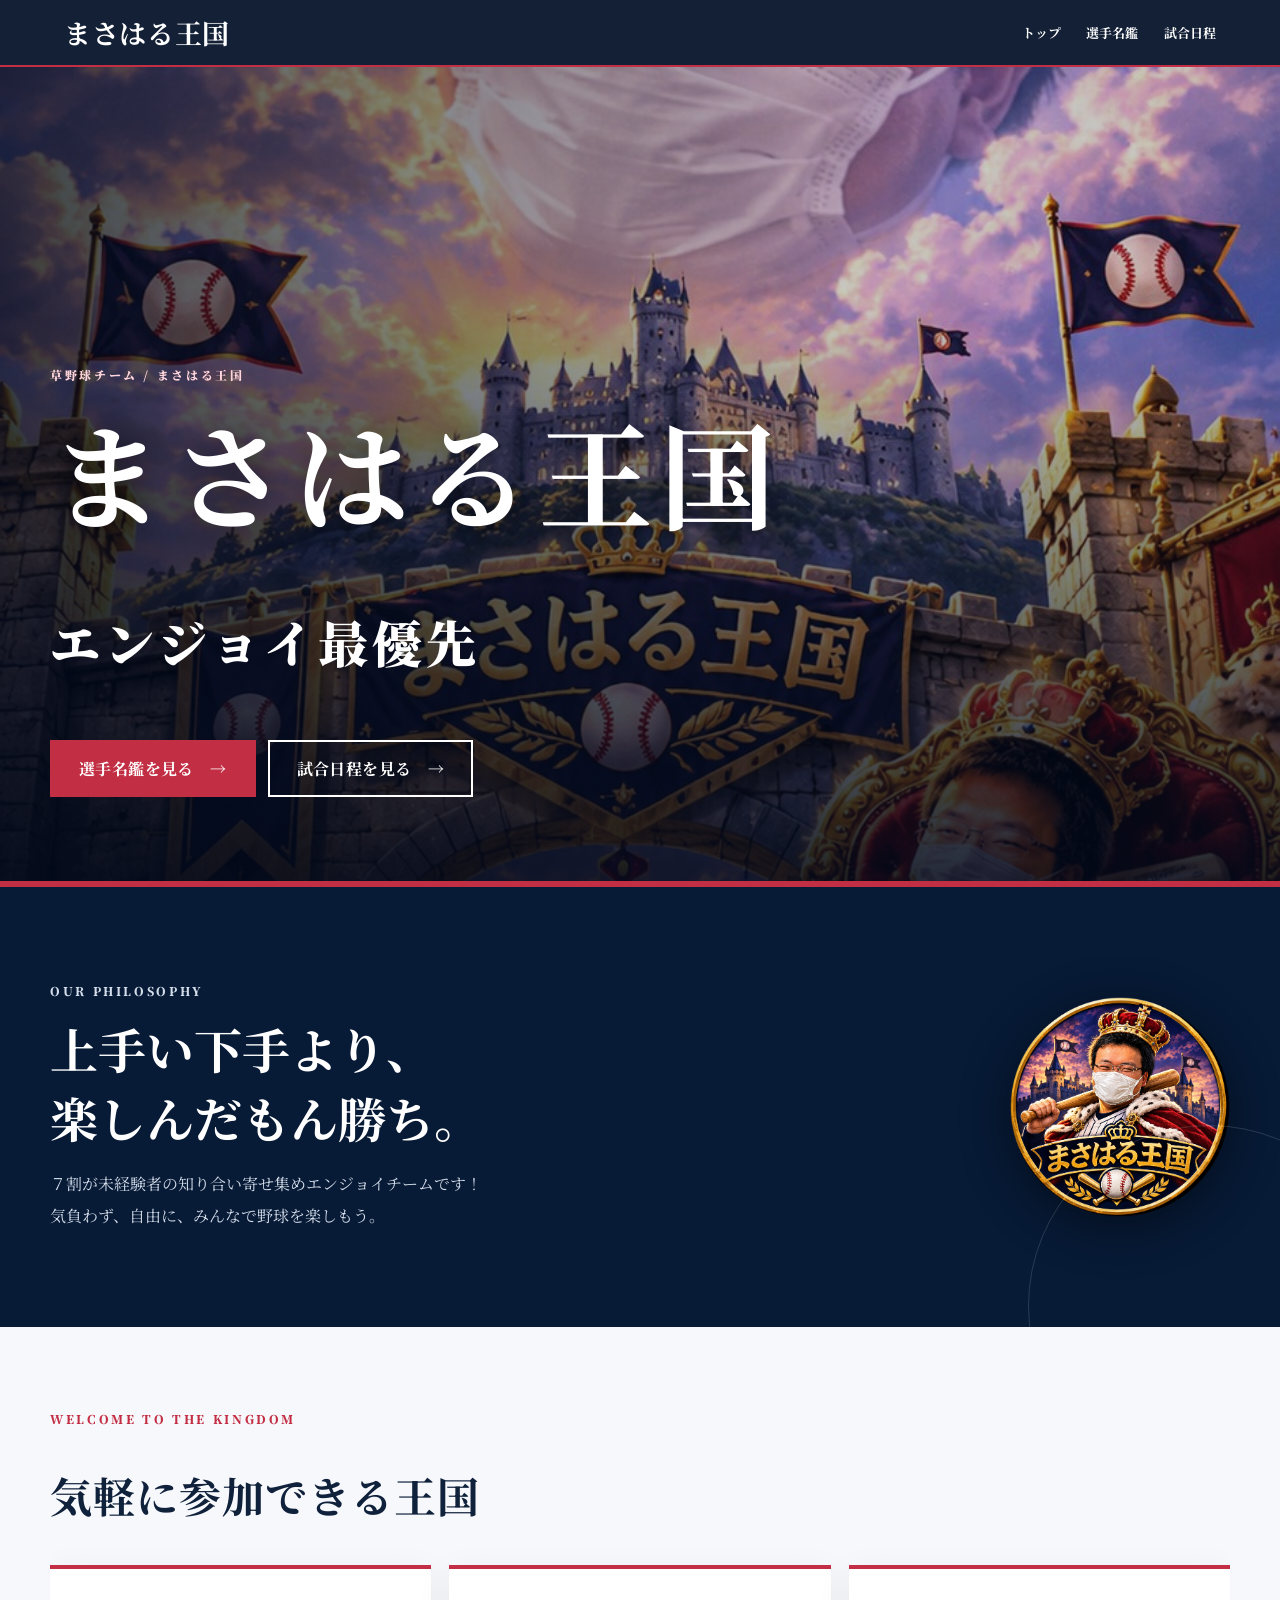
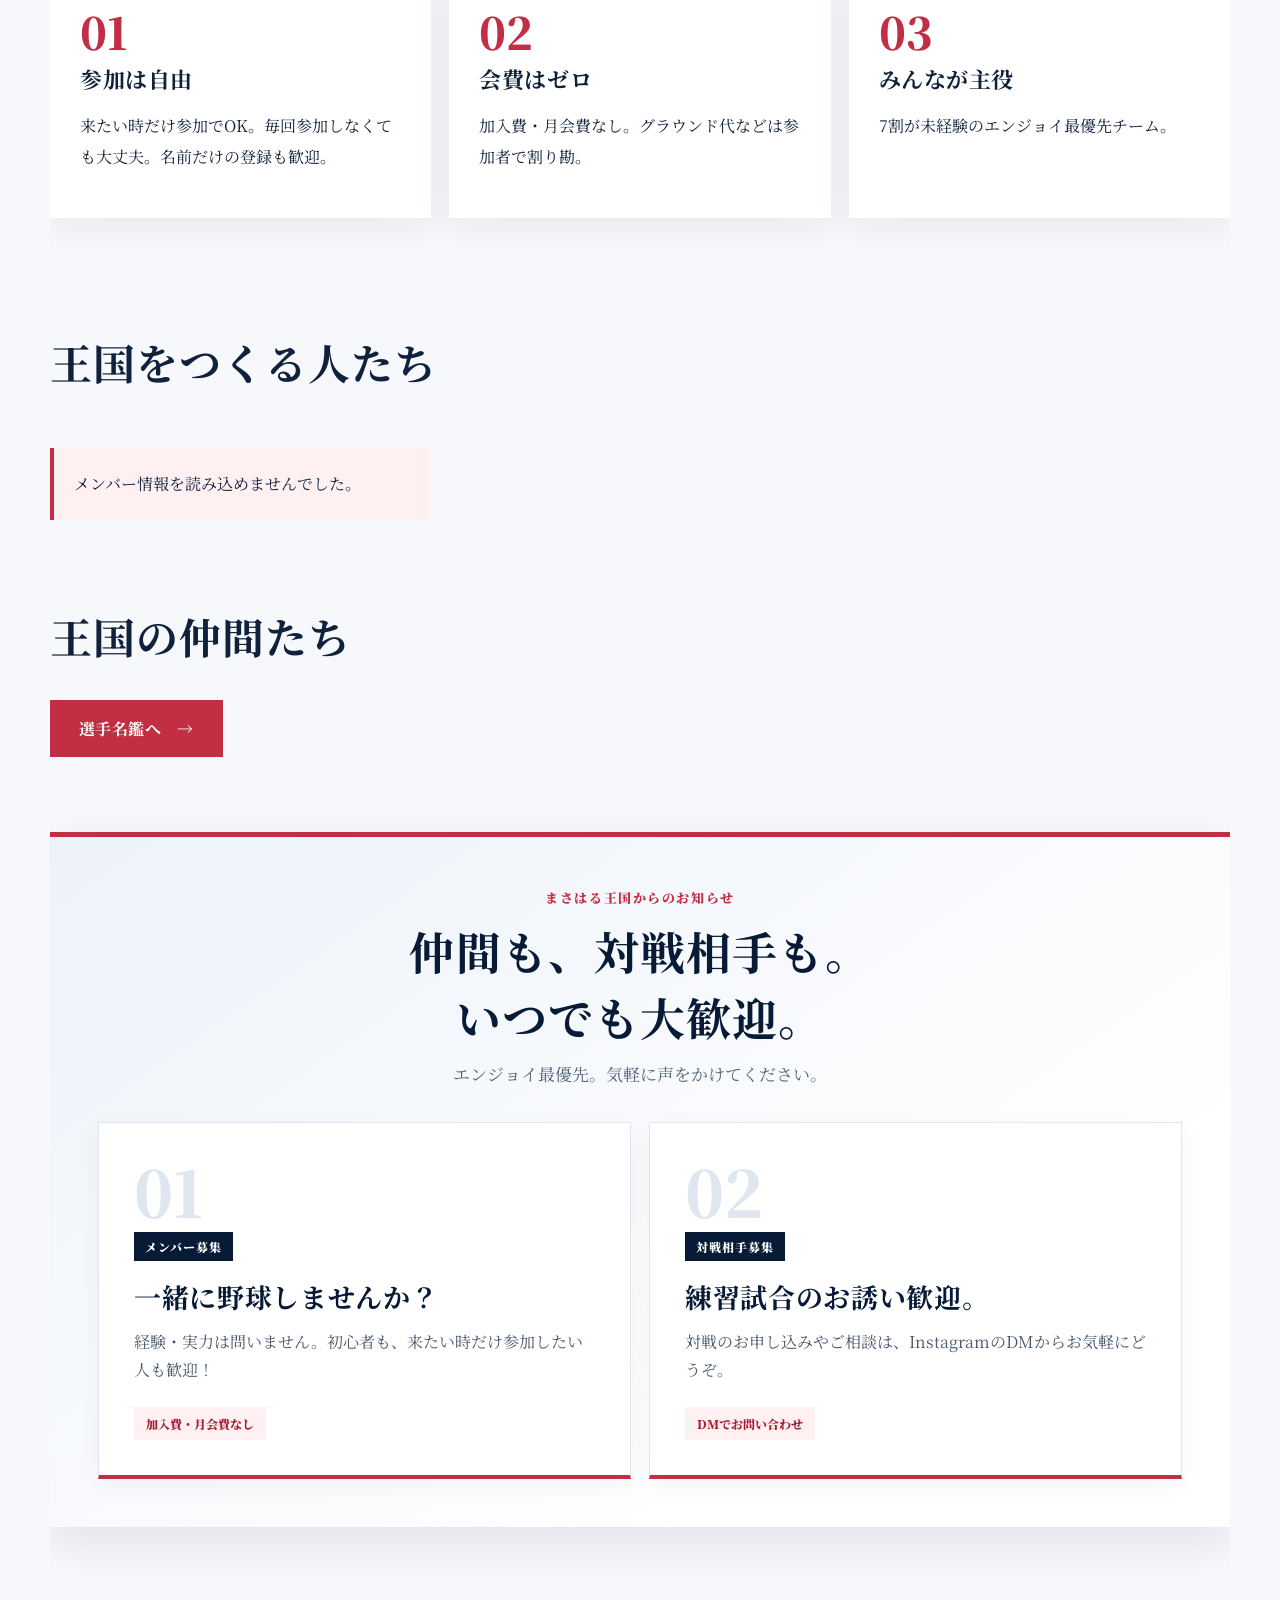
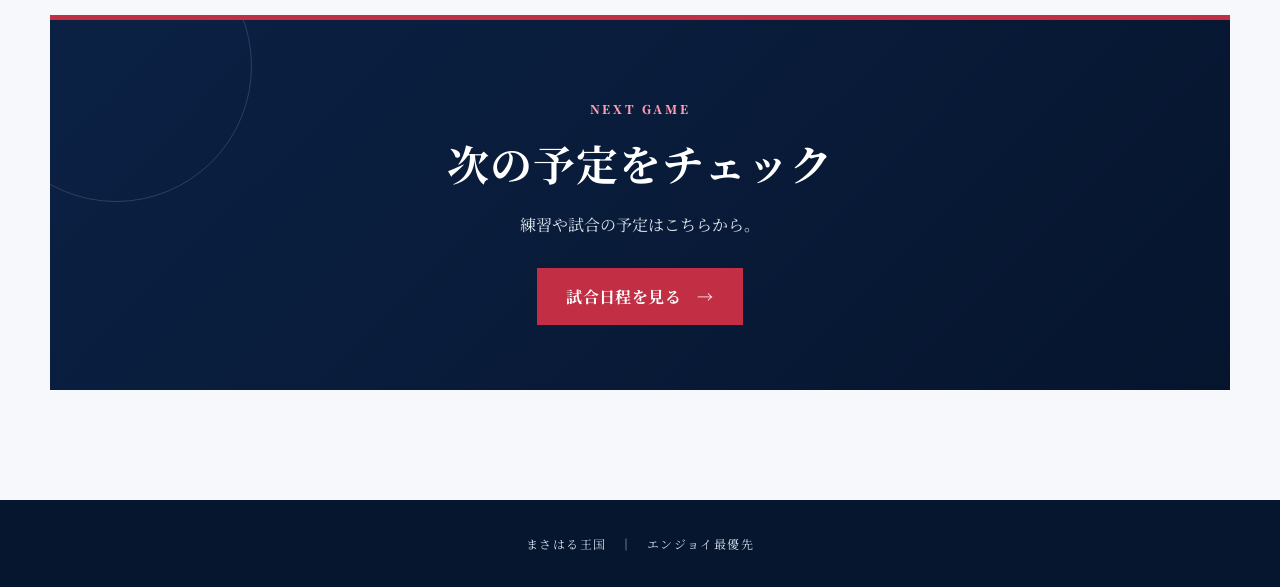
<file: index.html>
<!doctype html><html lang="ja"><head><meta name="robots" content="noindex, nofollow, noarchive"><meta charset="utf-8"><meta name="viewport" content="width=device-width,initial-scale=1"><meta name="theme-color" content="#071a36"><title>トップ | まさはる王国</title><link rel="stylesheet" href="site.css"></head><body><div class="page-loader" id="page-loader" role="status" aria-label="読み込み中"><div class="loader-icon-wrap"><span class="loader-wave" aria-hidden="true"></span><img src="emblem.png" alt="" class="loader-emblem"></div><span class="loader-caption">まさはる王国</span><span class="loader-track"><i></i></span></div><header><a class="brand" href="index.html">まさはる王国</a><nav><a href="index.html">トップ</a><a href="members.html">選手名鑑</a><a href="schedule.html">試合日程</a></nav></header><section class="hero"><div class="hero-inner"><p class="eyebrow">草野球チーム / まさはる王国</p><h1>まさはる王国</h1><p class="tagline">エンジョイ最優先</p><div class="hero-cta"><a class="button" href="members.html">選手名鑑を見る　→</a><a class="button ghost" href="schedule.html">試合日程を見る　→</a></div></div></section><section class="intro"><div class="intro-grid"><div class="reveal"><p class="eyebrow">OUR PHILOSOPHY</p><strong>上手い下手より、<br>楽しんだもん勝ち。</strong><p>７割が未経験者の知り合い寄せ集めエンジョイチームです！<br>気負わず、自由に、みんなで野球を楽しもう。</p></div><img class="emblem" src="emblem.png" alt="まさはる王国のエンブレム"></div></section><main id="kingdom"><p class="eyebrow reveal">WELCOME TO THE KINGDOM</p><h2 class="reveal">気軽に参加できる王国</h2><div class="feature-grid"><div class="feature reveal"><div class="digit">01</div><b>参加は自由</b><p>来たい時だけ参加でOK。毎回参加しなくても大丈夫。名前だけの登録も歓迎。</p></div><div class="feature reveal"><div class="digit">02</div><b>会費はゼロ</b><p>加入費・月会費なし。グラウンド代などは参加者で割り勘。</p></div><a href="members.html" class="feature reveal"><div class="digit">03</div><b>みんなが主役</b><p>7割が未経験のエンジョイ最優先チーム。</p></a></div><section class="royal-leaders" aria-label="王国の運営メンバー"><div class="section-head reveal"><h2>王国をつくる人たち</h2></div><div id="leaders" class="leaders-grid" aria-live="polite"><p class="loading">メンバーを読み込み中…</p></div></section><div class="reveal" style="margin-top:70px"><h2>王国の仲間たち</h2><a class="button" href="members.html">選手名鑑へ　→</a></div><section class="recruit-callout reveal" aria-label="メンバー募集と対戦申し込み"><div class="recruit-heading"><span class="recruit-kicker">まさはる王国からのお知らせ</span><h2>仲間も、対戦相手も。<br>いつでも大歓迎。</h2><p>エンジョイ最優先。気軽に声をかけてください。</p></div><div class="recruit-grid"><article class="recruit-card"><div class="recruit-icon" aria-hidden="true">01</div><span class="recruit-label">メンバー募集</span><h3>一緒に野球しませんか？</h3><p>経験・実力は問いません。初心者も、来たい時だけ参加したい人も歓迎！</p><div class="recruit-note">加入費・月会費なし</div></article><article class="recruit-card"><div class="recruit-icon" aria-hidden="true">02</div><span class="recruit-label">対戦相手募集</span><h3>練習試合のお誘い歓迎。</h3><p>対戦のお申し込みやご相談は、InstagramのDMからお気軽にどうぞ。</p><div class="recruit-note">DMでお問い合わせ</div></article></div></section><section class="schedule-callout reveal" aria-label="試合日程へのリンク"><p class="eyebrow">NEXT GAME</p><h2>次の予定をチェック</h2><p>練習や試合の予定はこちらから。</p><a class="button" href="schedule.html">試合日程を見る　→</a></section></main><footer class="foot">まさはる王国　｜　エンジョイ最優先</footer><script src="data.js"></script><script>
const roles={0:{title:'国王',description:'まさはる王国の象徴。誰もが気軽に集まり、思いきり楽しめる王国を見守ります。'},1:{title:'創設者／王国統括責任者',description:'まさはる王国の指揮を執ります。'},2:{title:'創設者／王国運営責任者',description:'まさはる王国の運営・広報・ホームページ管理を担っています。'}};
const leadersBox=document.getElementById('leaders');
loadPlayers().then(players=>{leadersBox.innerHTML=[0,1,2].map(n=>{const p=players.find(x=>Number(x.number)===n);if(!p)return '';const r=roles[n];return `<a class="leader-card reveal visible" href="player.html?number=${n}" aria-label="${esc(p.name)}のプロフィールを見る"><div class="leader-photo photo">${photoHtml(p.photo,p.name)}</div><div class="leader-body"><span class="leader-role">${esc(r.title)}</span><h3>${esc(p.name)}</h3><p>${esc(r.description)}</p><span class="leader-link">プロフィールを見る <span aria-hidden="true">→</span></span></div></a>`}).join('')||'<p>メンバーはまだ登録されていません。</p>';}).catch(err=>{leadersBox.innerHTML='<p class="error">メンバー情報を読み込めませんでした。</p>';console.error(err)});
</script></body></html>
</file>
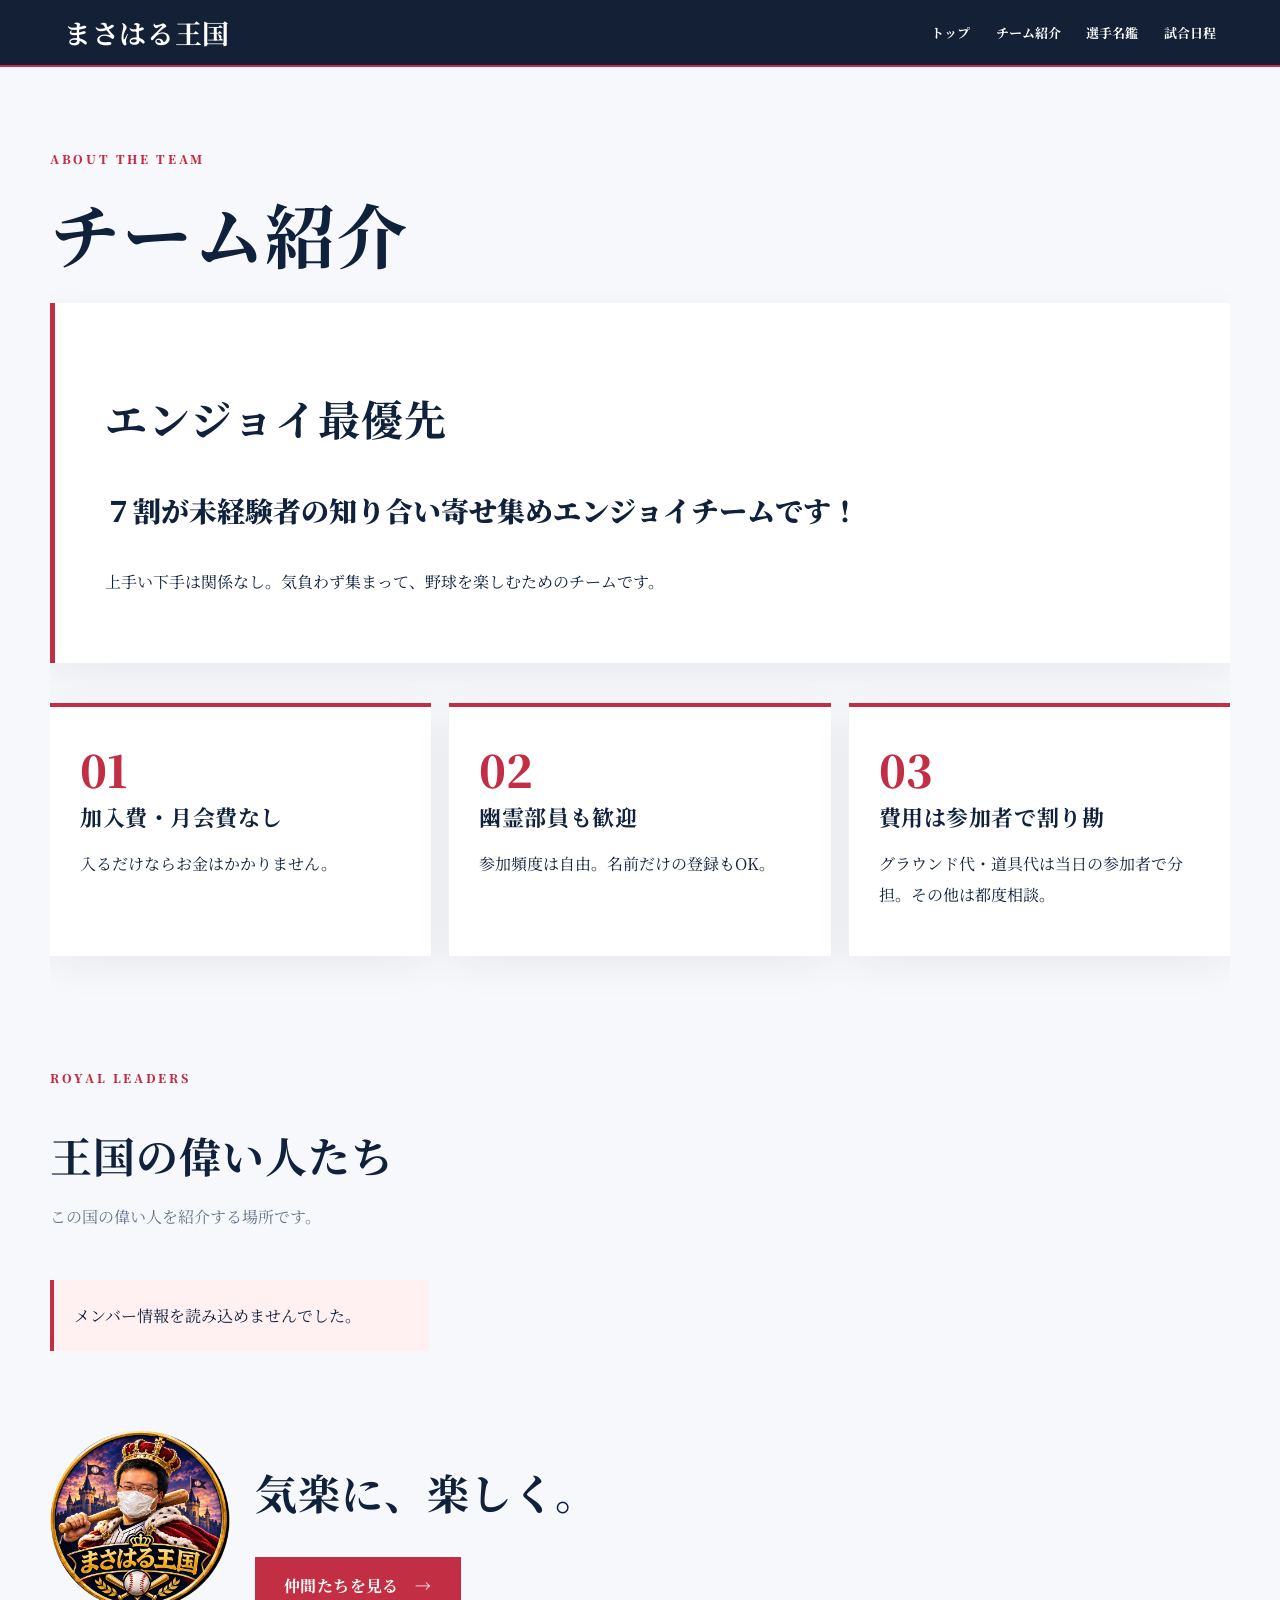
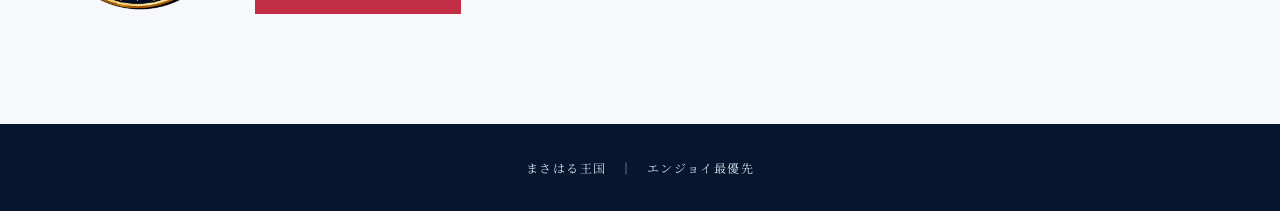
<file: about.html>
<!doctype html><html lang="ja"><head><meta name="robots" content="noindex, nofollow, noarchive"><meta charset="utf-8"><meta name="viewport" content="width=device-width,initial-scale=1"><meta name="theme-color" content="#071a36"><title>チーム紹介 | まさはる王国</title><link rel="stylesheet" href="site.css"></head><body><header><a class="brand" href="index.html">まさはる王国</a><nav><a href="index.html">トップ</a><a href="about.html">チーム紹介</a><a href="members.html">選手名鑑</a><a href="schedule.html">試合日程</a></nav></header><main><p class="eyebrow reveal">ABOUT THE TEAM</p><h1 class="reveal">チーム紹介</h1><section class="panel reveal"><h2>エンジョイ最優先</h2><p style="font-size:clamp(18px,2.4vw,28px);font-weight:900">７割が未経験者の知り合い寄せ集めエンジョイチームです！</p><p>上手い下手は関係なし。気負わず集まって、野球を楽しむためのチームです。</p></section><div class="feature-grid"><div class="feature reveal"><div class="digit">01</div><b>加入費・月会費なし</b><p>入るだけならお金はかかりません。</p></div><div class="feature reveal"><div class="digit">02</div><b>幽霊部員も歓迎</b><p>参加頻度は自由。名前だけの登録もOK。</p></div><div class="feature reveal"><div class="digit">03</div><b>費用は参加者で割り勘</b><p>グラウンド代・道具代は当日の参加者で分担。その他は都度相談。</p></div></div><section class="royal-leaders reveal" aria-labelledby="leaders-heading"><p class="eyebrow">ROYAL LEADERS</p><h2 id="leaders-heading">王国の偉い人たち</h2><p class="muted">この国の偉い人を紹介する場所です。</p><div id="leaders" class="leaders-grid" aria-live="polite"><p class="loading">王国のメンバーを読み込み中…</p></div></section><script>document.addEventListener('DOMContentLoaded',()=>{const roles={0:{title:'国王',description:'まさはる王国の象徴として、誰もが気軽に楽しめる王国を見守る存在。'},1:{title:'創設者／王国統括責任者',description:'まさはる王国の指揮を執ります。'},2:{title:'創設者／王国運営責任者',description:'まさはる王国の運営・広報・ホームページ管理を担っています。'}};const box=document.getElementById('leaders');loadPlayers().then(players=>{box.innerHTML=[0,1,2].map(n=>{const person=players.find(p=>Number(p.number)===n);if(!person)return '';const role=roles[n];return `<a class="leader-card" href="player.html?number=${n}"><div class="leader-photo photo">${photoHtml(person.photo,person.name)}</div><div class="leader-body"><span class="leader-number">背番号 ${n}</span><span class="leader-role">${esc(role.title)}</span><h3>${esc(person.name)}</h3><p>${esc(role.description)}</p><span class="leader-link">プロフィールを見る →</span></div></a>`}).join('')||'<p>紹介するメンバーがまだ登録されていません。</p>';}).catch(err=>{box.innerHTML='<p class="error">メンバー情報を読み込めませんでした。</p>';console.error(err);});});</script><div class="reveal" style="margin-top:60px;display:flex;gap:25px;align-items:center;flex-wrap:wrap"><img src="emblem.png" alt="まさはる王国エンブレム" style="width:180px;max-width:35%"><div><h2>気楽に、楽しく。</h2><a class="button" href="members.html">仲間たちを見る　→</a></div></div></main><footer class="foot">まさはる王国　｜　エンジョイ最優先</footer><script src="data.js"></script></body></html>
</file>
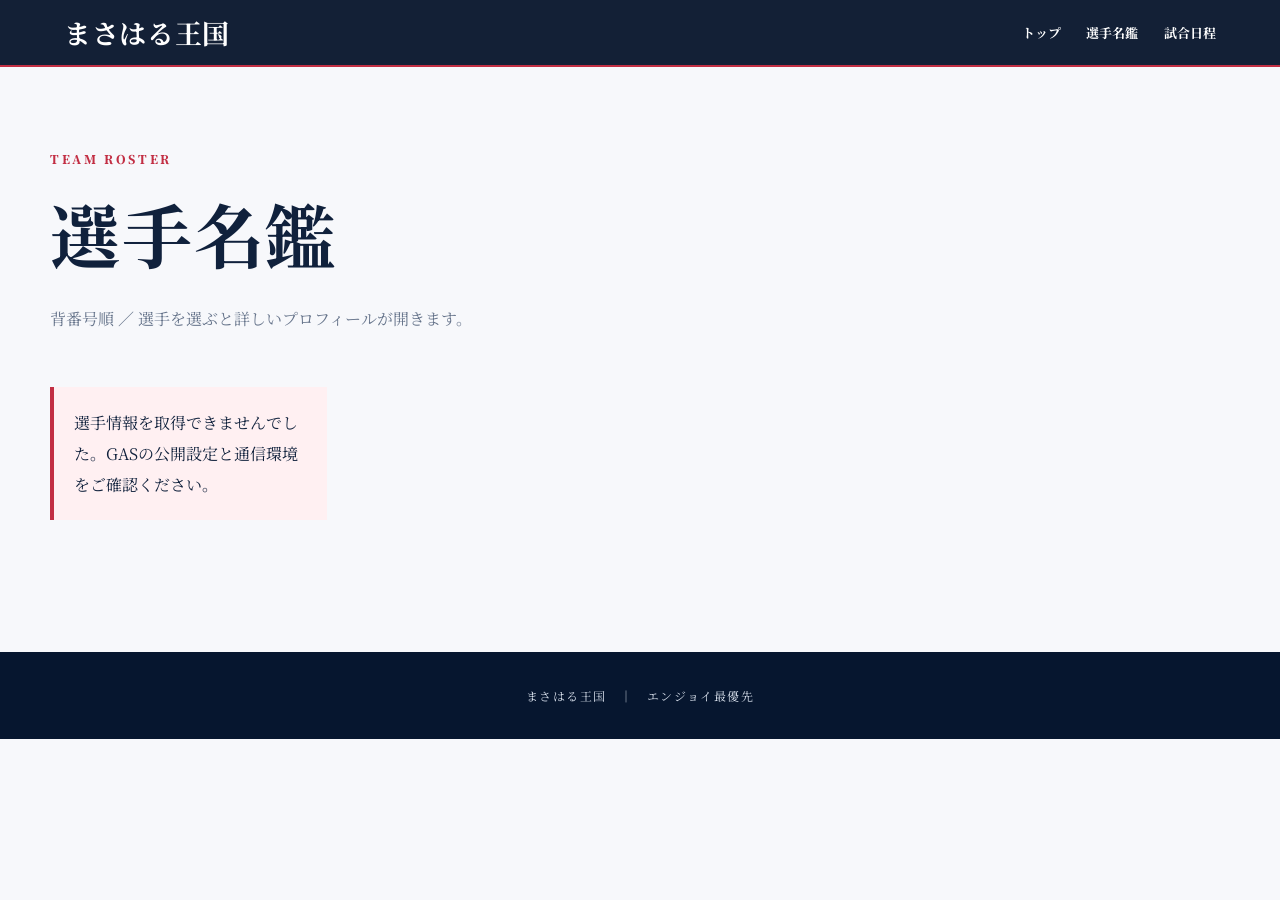
<file: members.html>
<!doctype html><html lang="ja"><head><meta name="robots" content="noindex, nofollow, noarchive"><meta charset="utf-8"><meta name="viewport" content="width=device-width,initial-scale=1"><meta name="theme-color" content="#071a36"><title>選手名鑑 | まさはる王国</title><link rel="stylesheet" href="site.css"></head><body><div class="page-loader" id="page-loader" role="status" aria-label="読み込み中"><div class="loader-icon-wrap"><span class="loader-wave" aria-hidden="true"></span><img src="emblem.png" alt="" class="loader-emblem"></div><span class="loader-caption">まさはる王国</span><span class="loader-track"><i></i></span></div><header><a class="brand" href="index.html">まさはる王国</a><nav><a href="index.html">トップ</a><a href="members.html">選手名鑑</a><a href="schedule.html">試合日程</a></nav></header><main><p class="eyebrow reveal">TEAM ROSTER</p><h1 class="reveal">選手名鑑</h1><p class="muted">背番号順 ／ 選手を選ぶと詳しいプロフィールが開きます。</p><div class="grid" id="players"><p class="loading">選手情報を読み込み中…</p></div></main><footer class="foot">まさはる王国　｜　エンジョイ最優先</footer><script src="data.js"></script><script>loadPlayers().then(players=>{const el=document.getElementById('players');el.innerHTML=players.map(p=>`<a class="player" href="player.html?number=${encodeURIComponent(p.number)}"><div class="photo">${photoHtml(p.photo,p.name)}</div><div class="meta"><div class="number-line"><div class="number">${esc(Number(p.number)===21?"21位":p.number)}</div>${playerRole(p.number)}</div><div class="name">${esc(p.name)}</div><div class="catchcopy">${esc(p.catchphrase||' ')}</div></div></a>`).join('')||'<p>選手はまだ登録されていません。</p>';el.querySelectorAll('.player').forEach(a=>a.addEventListener('click',()=>sessionStorage.setItem('membersScroll',String(window.scrollY))));let y=sessionStorage.getItem('membersScroll');if(y!==null){requestAnimationFrame(()=>window.scrollTo(0,Number(y)));sessionStorage.removeItem('membersScroll');}}).catch(e=>{document.getElementById('players').innerHTML='<p class="error">選手情報を取得できませんでした。GASの公開設定と通信環境をご確認ください。</p>';console.error(e)});</script></body></html>
</file>
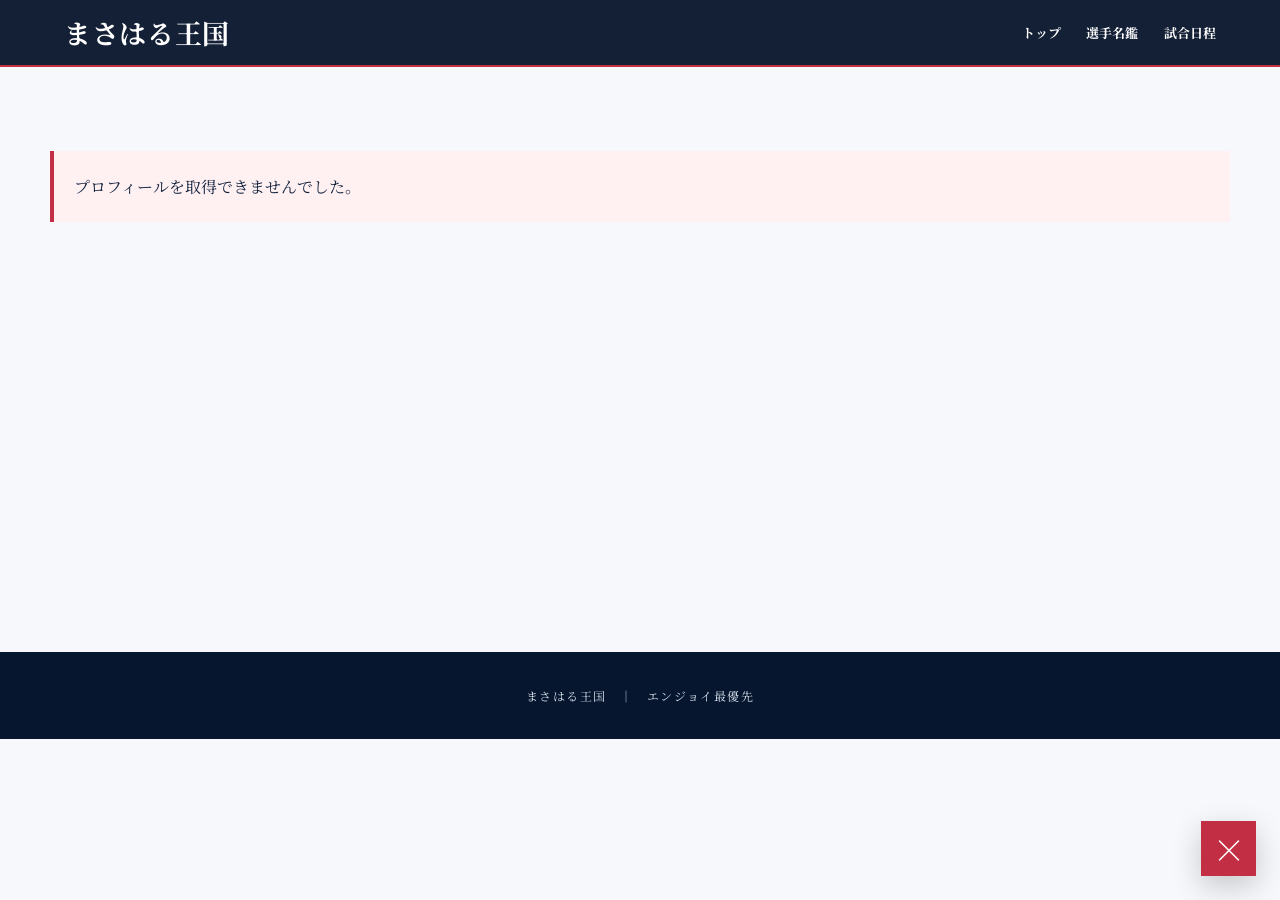
<file: player.html>
<!doctype html><html lang="ja"><head><meta name="robots" content="noindex, nofollow, noarchive"><meta charset="utf-8"><meta name="viewport" content="width=device-width,initial-scale=1"><meta name="theme-color" content="#071a36"><title>選手プロフィール | まさはる王国</title><link rel="stylesheet" href="site.css"></head><body><div class="page-loader" id="page-loader" role="status" aria-label="読み込み中"><div class="loader-icon-wrap"><span class="loader-wave" aria-hidden="true"></span><img src="emblem.png" alt="" class="loader-emblem"></div><span class="loader-caption">まさはる王国</span><span class="loader-track"><i></i></span></div><header><a class="brand" href="index.html">まさはる王国</a><nav><a href="index.html">トップ</a><a href="members.html">選手名鑑</a><a href="schedule.html">試合日程</a></nav></header><main><a class="close" href="members.html" aria-label="選手名鑑に戻る">×</a><div id="profile"><p class="loading">プロフィールを読み込み中…</p></div></main><footer class="foot">まさはる王国　｜　エンジョイ最優先</footer><script src="data.js"></script><script>loadPlayers().then(players=>{const n=new URLSearchParams(location.search).get('number'),p=players.find(x=>String(x.number)===n),el=document.getElementById('profile');if(!p){el.innerHTML='<h1>選手が見つかりません</h1><a href="members.html">一覧に戻る</a>';return;}document.title=p.name+' | まさはる王国';const fields=[['キャッチコピー',p.catchphrase],['野球経験',p.experience],['ポジション',p.position],['出身',p.hometown],['仕事',p.job],['趣味',p.hobby],['ひとこと',p.comment]];el.innerHTML=`<p class="eyebrow">PLAYER PROFILE / NO.${esc(Number(p.number)===21?"21位":p.number)}</p><div class="detail-head"><h1>${esc(p.name)}</h1><span class="kana">${esc(p.kana)}</span></div><div class="profile-layout"><div class="photo profile-photo">${photoHtml(p.photo,p.name)}</div><section class="profile-info"><h2>プロフィール</h2><dl>${fields.map(([k,v])=>`<dt>${esc(k)}</dt><dd>${esc(v===''||v==null?'—':v)}</dd>`).join('')}</dl></section></div><section class="stats-panel"><h2>選手能力</h2>${radar(p.stats)}</section>${p.gallery?.length?`<section style="margin-top:55px"><h2>フォトギャラリー</h2><div class="gallery">${p.gallery.map(x=>`<img src="${esc(x.url)}" alt="${esc(p.name)}の追加写真" loading="lazy">`).join('')}</div></section>`:''}`;}).catch(e=>{document.getElementById('profile').innerHTML='<p class="error">プロフィールを取得できませんでした。</p>';console.error(e)});</script></body></html>
</file>
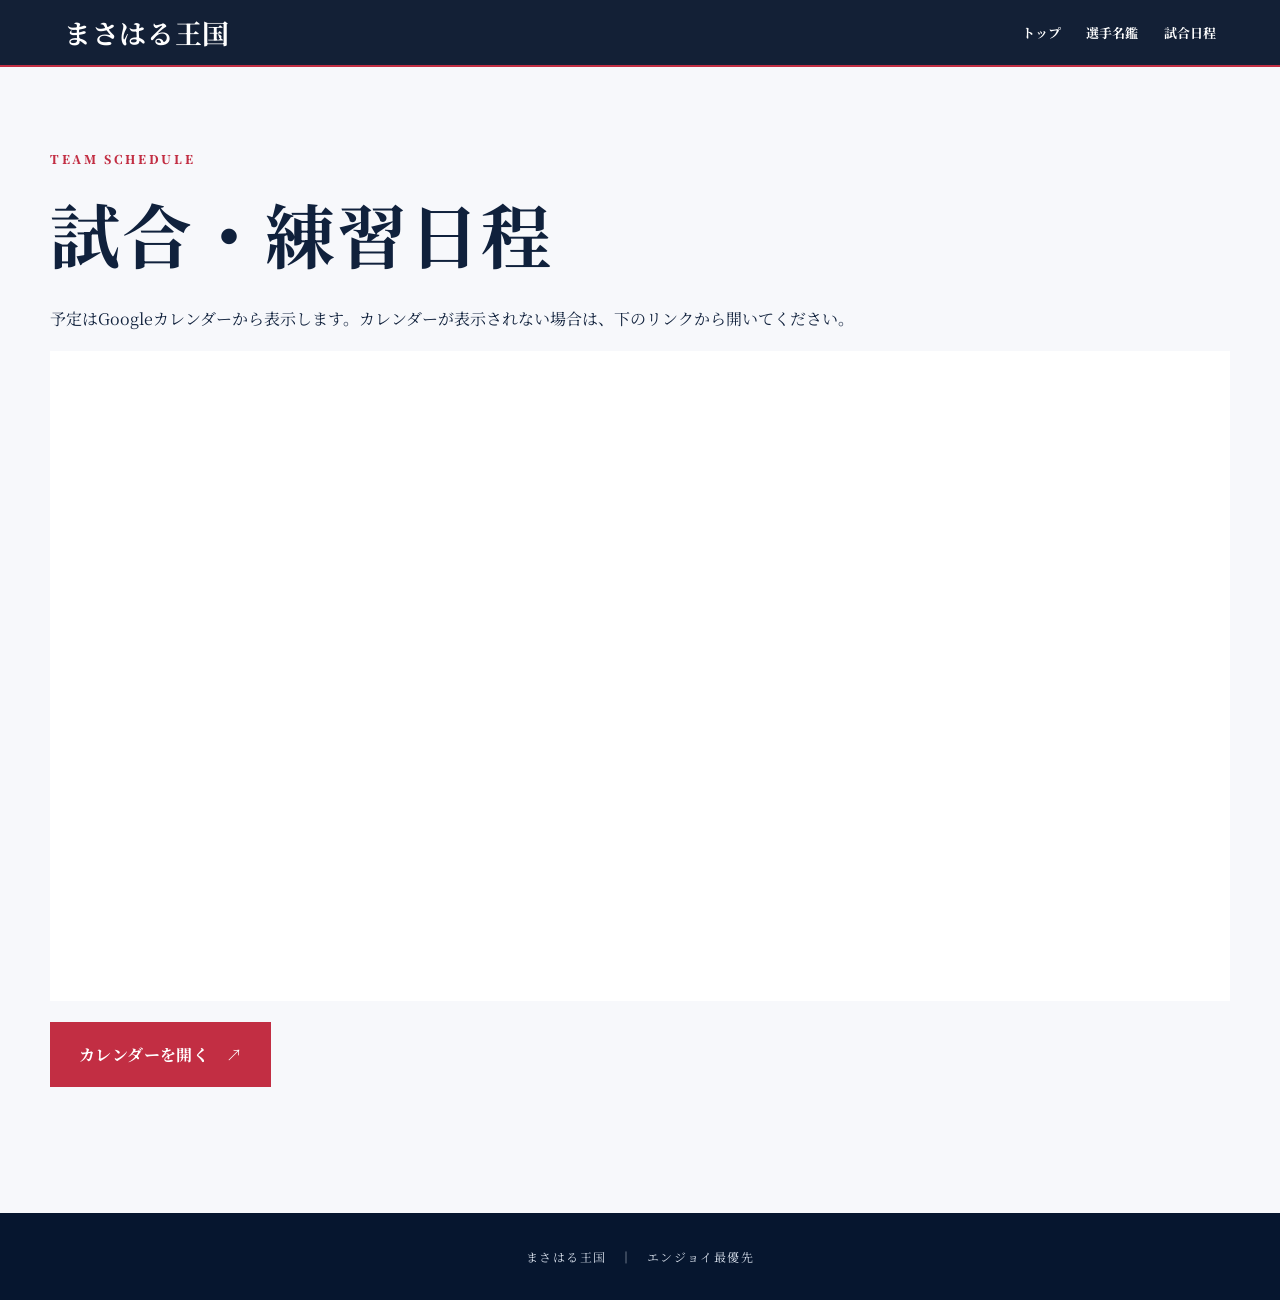
<file: schedule.html>
<!doctype html><html lang="ja"><head><meta name="robots" content="noindex, nofollow, noarchive"><meta charset="utf-8"><meta name="viewport" content="width=device-width,initial-scale=1"><meta name="theme-color" content="#071a36"><title>試合日程 | まさはる王国</title><link rel="stylesheet" href="site.css"></head><body><div class="page-loader" id="page-loader" role="status" aria-label="読み込み中"><div class="loader-icon-wrap"><span class="loader-wave" aria-hidden="true"></span><img src="emblem.png" alt="" class="loader-emblem"></div><span class="loader-caption">まさはる王国</span><span class="loader-track"><i></i></span></div><header><a class="brand" href="index.html">まさはる王国</a><nav><a href="index.html">トップ</a><a href="members.html">選手名鑑</a><a href="schedule.html">試合日程</a></nav></header><main><p class="eyebrow reveal">TEAM SCHEDULE</p><h1 class="reveal">試合・練習日程</h1><p>予定はGoogleカレンダーから表示します。カレンダーが表示されない場合は、下のリンクから開いてください。</p><iframe class="calendar" title="まさはる王国 カレンダー" src="https://calendar.google.com/calendar/embed?src=kaikitakano725%40gmail.com&amp;ctz=Asia%2FTokyo" loading="lazy"></iframe><p><a class="button" target="_blank" rel="noopener" href="https://calendar.google.com/calendar/embed?src=kaikitakano725%40gmail.com&amp;ctz=Asia%2FTokyo">カレンダーを開く　↗</a></p></main><footer class="foot">まさはる王国　｜　エンジョイ最優先</footer><script src="data.js"></script></body></html>
</file>
<file: site.css>
@import url("https://fonts.googleapis.com/css2?family=Noto+Serif+JP:wght@400;500;600;700;900&display=swap");
:root{--navy:#071a36;--red:#c22e43;--ink:#10213c;--pale:#f2f5f9;--line:#d8dfe8}*{box-sizing:border-box}html{scroll-behavior:smooth}body{margin:0;color:var(--ink);background:#f7f8fb;font-family:'Noto Sans JP',sans-serif}a{color:inherit;text-decoration:none}header{position:sticky;top:0;z-index:40;background:rgba(5,19,42,.94);backdrop-filter:blur(16px);color:white;display:flex;justify-content:space-between;align-items:center;padding:13px clamp(18px,5vw,75px);border-bottom:2px solid var(--red)}.brand{font-family:'Noto Serif JP',serif;font-weight:900;font-size:clamp(18px,2.2vw,27px);letter-spacing:.08em}nav{display:flex;gap:clamp(9px,2vw,30px);align-items:center}nav a{font-size:13px;font-weight:700;transition:color .2s}nav a:hover,nav a[aria-current=page]{color:#ffb6c0}main{width:min(1180px,calc(100% - 40px));margin:0 auto;padding:68px 0 110px;min-height:65vh}.eyebrow{color:var(--red);font-weight:900;letter-spacing:.22em;font-size:12px}.section-title,h1,h2{font-family:'Noto Serif JP',serif}h1{font-size:clamp(38px,6vw,70px);margin:12px 0 20px}h2{font-size:clamp(25px,3.3vw,42px)}p{line-height:1.95}.muted{color:#65738a}.hero{min-height:min(820px,calc(100svh - 65px));position:relative;isolation:isolate;background:#07152b url('hero-kingdom.png') center 38%/cover no-repeat;display:flex;align-items:flex-end;color:#fff;overflow:hidden}.hero:before{content:'';position:absolute;inset:0;z-index:-1;background:linear-gradient(90deg,rgba(1,9,26,.83),rgba(2,10,27,.28) 65%),linear-gradient(0deg,rgba(2,9,26,.9),transparent 65%)}.hero:after{content:'';position:absolute;bottom:0;left:0;right:0;height:6px;background:var(--red);animation:revealBar 1.8s ease both}.hero-inner{width:min(1180px,calc(100% - 40px));margin:0 auto;padding:100px 0 90px}.hero h1{font-size:clamp(52px,9vw,125px);line-height:1.25;letter-spacing:.06em;margin:12px 0;text-shadow:0 5px 35px #0009;animation:rise .9s both}.hero .tagline{font-weight:900;font-size:clamp(22px,4vw,50px);letter-spacing:.08em;animation:rise 1s .2s both}.hero .eyebrow{color:#ffd4da}.hero-cta{display:flex;gap:12px;flex-wrap:wrap;margin-top:28px;animation:rise 1s .35s both}.button{display:inline-flex;align-items:center;justify-content:center;background:var(--red);color:white;padding:15px 27px;font-weight:900;letter-spacing:.05em;border:2px solid var(--red);transition:transform .25s,background .25s,box-shadow .25s}.button:hover{transform:translateY(-5px);box-shadow:0 13px 30px #0003;background:#a91e33}.button.ghost{background:transparent;border-color:#fff}.button.ghost:hover{background:#fff;color:var(--navy)}.intro{background:var(--navy);color:white;padding:80px max(20px,calc((100vw - 1180px)/2))}.intro strong{color:#fff;font-size:clamp(24px,4vw,48px);font-family:'Noto Serif JP',serif}.intro p{color:#d4ddea}.intro-grid{display:grid;grid-template-columns:1fr 220px;align-items:center;gap:40px}.emblem{width:100%;filter:drop-shadow(0 10px 25px #0007);animation:float 6s ease-in-out infinite}.feature-grid{display:grid;grid-template-columns:repeat(3,1fr);gap:18px;margin-top:40px}.feature{border-top:4px solid var(--red);background:white;padding:30px;box-shadow:0 10px 35px #061a3510;transition:transform .3s}.feature:hover{transform:translateY(-8px)}.feature b{font-size:22px}.feature .digit{color:var(--red);font-size:44px;font-weight:900}.grid{display:grid;grid-template-columns:repeat(4,minmax(0,1fr));gap:24px;margin-top:36px}.player{background:#fff;display:block;overflow:hidden;box-shadow:0 10px 30px #0d214114;transition:transform .3s,box-shadow .3s}.player:hover{transform:translateY(-9px);box-shadow:0 22px 42px #0d21412b}.photo{background:#dce2eb;aspect-ratio:3/4;position:relative;display:flex;align-items:center;justify-content:center;overflow:hidden}.photo img{width:100%;height:100%;object-fit:cover}.no-photo{position:absolute;inset:0;display:grid;place-items:center;color:#8290a5;font-weight:900;letter-spacing:.15em;font-size:clamp(18px,2.4vw,30px);transform:rotate(-24deg)}.meta{padding:20px 22px 24px}.number{font-size:48px;font-weight:900;line-height:1;color:var(--red)}.name{font-family:'Noto Serif JP',serif;font-size:23px;font-weight:900;margin-top:10px}.catchcopy{font-size:13px;color:#64758c;margin-top:8px;min-height:20px}.panel{background:white;border-left:5px solid var(--red);padding:clamp(24px,4vw,50px);box-shadow:0 12px 35px #091a3310}.detail-head{display:flex;align-items:baseline;gap:16px;flex-wrap:wrap}.detail-head h1{margin:0}.kana{font-size:14px;color:#6d7b8e;font-weight:500;font-family:'Noto Sans JP',sans-serif}.profile-layout{display:grid;grid-template-columns:minmax(250px,.8fr) minmax(0,1.2fr);gap:36px;margin-top:36px}.profile-photo{width:100%;max-height:650px}.profile-photo img{object-fit:cover}.profile-info{background:#fff;padding:clamp(22px,4vw,40px)}dl{display:grid;grid-template-columns:120px 1fr;margin:20px 0 0}dt,dd{margin:0;padding:14px 0;border-bottom:1px solid var(--line);font-size:15px;white-space:pre-wrap;overflow-wrap:anywhere}dt{color:#718095;font-weight:700}dd{font-weight:600}.stats-panel{background:white;margin-top:30px;padding:35px}.radar{display:block;max-width:420px;width:100%;margin:15px auto}.radar text{font-family:'Noto Sans JP',sans-serif;fill:#273b59;font-size:13px;font-weight:700}.gallery{display:grid;grid-template-columns:repeat(3,1fr);gap:14px}.gallery img{width:100%;height:320px;object-fit:cover;background:#e5e9ef}.close{position:fixed;z-index:30;right:24px;bottom:24px;width:55px;height:55px;display:grid;place-items:center;background:var(--red);color:#fff;font-size:34px;box-shadow:0 10px 30px #0003}.calendar{border:0;width:100%;height:650px;background:#fff}.foot{background:#06162f;color:#d7dfeb;padding:35px 20px;text-align:center;font-size:12px;letter-spacing:.12em}.reveal{opacity:0;transform:translateY(35px);transition:opacity .8s,transform .8s}.reveal.visible{opacity:1;transform:translateY(0)}.loading{color:#62718a;padding:45px 0}.error{background:#fff0f2;padding:20px;border-left:4px solid var(--red)}@keyframes rise{from{opacity:0;transform:translateY(35px)}to{opacity:1;transform:translateY(0)}}@keyframes float{50%{transform:translateY(-12px)}}@keyframes revealBar{from{transform:scaleX(0);transform-origin:left}to{transform:scaleX(1);transform-origin:left}}@media(max-width:850px){.grid{grid-template-columns:repeat(2,1fr)}.feature-grid{grid-template-columns:1fr}.intro-grid{grid-template-columns:1fr 140px}.profile-layout{grid-template-columns:1fr}nav{gap:12px}nav a{font-size:11px}}@media(max-width:550px){header{align-items:flex-start;flex-direction:column;gap:12px}nav{width:100%;justify-content:space-between;gap:5px}nav a{font-size:11px}.hero{min-height:690px;background-position:53% 30%}.hero-inner{padding-bottom:60px}.hero h1{font-size:52px}.intro-grid{grid-template-columns:1fr}.emblem{max-width:190px;margin:auto}.grid{gap:12px}.meta{padding:14px}.name{font-size:18px}.number{font-size:35px}main{padding-top:40px}.gallery{grid-template-columns:1fr 1fr}.gallery img{height:200px}dl{grid-template-columns:95px 1fr}dt,dd{font-size:13px}.calendar{height:560px}}@media(prefers-reduced-motion:reduce){*,*:before,*:after{animation:none!important;transition:none!important;scroll-behavior:auto!important}.reveal{opacity:1;transform:none}}
/* 写真を枠いっぱいにトリミング。エンブレムの透明な外周を保持 */
.photo img,.profile-photo img,.gallery img{object-fit:cover;object-position:center}
.emblem{background:transparent}

/* 王国の役職紹介 */
.royal-leaders{margin-top:80px;margin-bottom:50px}.royal-leaders>h2{margin-bottom:12px}.leaders-grid{display:grid;grid-template-columns:repeat(3,minmax(0,1fr));gap:22px;margin-top:32px}.leader-card{display:block;background:#fff;color:#071a36;text-decoration:none;box-shadow:0 16px 35px rgba(7,26,54,.09);border-top:5px solid #c22e43;overflow:hidden;transition:transform .25s ease,box-shadow .25s ease}.leader-card:hover{transform:translateY(-8px);box-shadow:0 24px 45px rgba(7,26,54,.16)}.leader-photo{height:260px;background:#e3e8ef;display:flex;align-items:center;justify-content:center;overflow:hidden}.leader-photo img{width:100%;height:100%;object-fit:cover;object-position:center}.leader-body{padding:25px}.leader-number{display:block;color:#c22e43;font-size:13px;font-weight:900;margin-bottom:12px}.leader-role{display:block;color:#c22e43;font-size:13px;font-weight:800;line-height:1.6}.leader-body h3{font-size:clamp(22px,2.2vw,30px);margin:7px 0 12px}.leader-body p{line-height:1.9;min-height:4em}.leader-link{display:inline-block;margin-top:12px;font-size:13px;font-weight:800;border-bottom:1px solid currentColor}@media(max-width:850px){.leaders-grid{grid-template-columns:repeat(2,minmax(0,1fr))}}@media(max-width:550px){.leaders-grid{grid-template-columns:1fr}.leader-photo{height:320px}.leader-body p{min-height:0}}

/* 2026年11月 モバイル最適化・演出 */
html{scroll-padding-top:110px}body{overflow-x:hidden}main{overflow:clip}
.hero{background-attachment:scroll}.hero:before{background:linear-gradient(90deg,rgba(1,9,26,.77),rgba(2,10,27,.22) 65%),linear-gradient(0deg,rgba(2,9,26,.84),transparent 70%)}
.intro{position:relative;overflow:hidden}.intro:after{content:"";position:absolute;right:-110px;bottom:-160px;width:360px;height:360px;border:1px solid #ffffff24;border-radius:50%;pointer-events:none}
.feature{position:relative;overflow:hidden}.feature:after{content:"";position:absolute;inset:auto -50% 0 auto;width:140%;height:2px;background:var(--red);transform:translateX(-110%);transition:transform .65s}.feature:hover:after{transform:translateX(0)}
.royal-leaders{margin-top:110px}.section-head{display:flex;align-items:end;justify-content:space-between;gap:20px}.section-head h2{margin:4px 0 8px}
.leaders-grid{grid-template-columns:repeat(3,minmax(0,1fr));gap:22px;align-items:stretch}
.leader-card{min-width:0;display:flex;flex-direction:column;border-top:5px solid var(--red);transition:transform .45s cubic-bezier(.2,.8,.2,1),box-shadow .45s}
.leader-photo.photo{width:100%;height:auto;aspect-ratio:4/3;display:block;position:relative;overflow:hidden;flex:none;background:#dce2eb}
.leader-photo.photo img{position:absolute;inset:0;display:block;width:100%;height:100%;max-width:none;max-height:none;object-fit:cover;object-position:center;transition:transform .9s cubic-bezier(.2,.8,.2,1)}
.leader-card:hover .leader-photo img{transform:scale(1.07)}
.leader-body{padding:clamp(22px,2.5vw,32px);display:flex;flex:1;flex-direction:column;align-items:flex-start}
.leader-role{font-size:clamp(19px,2.1vw,25px);line-height:1.55;font-weight:900;letter-spacing:.02em;color:var(--red)}
.leader-body h3{font-family:'Noto Serif JP',serif;font-size:clamp(30px,3.1vw,40px);line-height:1.35;margin:12px 0 15px;overflow-wrap:anywhere}
.leader-body p{font-size:clamp(15px,1.3vw,17px);line-height:1.9;min-height:0;margin:0 0 22px}
.leader-link{margin-top:auto;font-size:14px;padding-bottom:4px}
.page-loader{position:fixed;inset:0;z-index:9999;background:#071a36;display:flex;align-items:center;justify-content:center;flex-direction:column;gap:22px;color:#fff;transition:opacity .55s ease,visibility .55s ease}
.page-loader.is-hidden{opacity:0;visibility:hidden;pointer-events:none}
.loader-emblem{width:clamp(110px,24vw,180px);height:clamp(110px,24vw,180px);object-fit:contain;animation:royalFloat 1.6s ease-in-out infinite,royalAppear .7s ease both;filter:drop-shadow(0 14px 25px #0008)}
.loader-caption{font-family:'Noto Serif JP',serif;font-size:clamp(22px,4vw,32px);font-weight:900;letter-spacing:.15em}
.loader-track{width:155px;height:2px;background:#ffffff35;overflow:hidden}.loader-track i{display:block;height:100%;width:42%;background:#ef4a60;animation:royalProgress 1.15s ease-in-out infinite}
@keyframes royalFloat{0%,100%{transform:translateY(0) rotate(-4deg)}50%{transform:translateY(-14px) rotate(4deg)}}
@keyframes royalAppear{from{opacity:0;scale:.82}to{opacity:1;scale:1}}
@keyframes royalProgress{from{transform:translateX(-120%)}to{transform:translateX(360%)}}
@media(max-width:850px){.leaders-grid{grid-template-columns:repeat(2,minmax(0,1fr))}}
@media(max-width:600px){.leaders-grid{grid-template-columns:1fr;gap:28px}.leader-photo.photo{aspect-ratio:4/3}.leader-body{padding:25px 24px 30px}.leader-role{font-size:clamp(22px,5.6vw,28px)}.leader-body h3{font-size:clamp(34px,8vw,44px)}.leader-body p{font-size:16px}.royal-leaders{margin-top:75px}.section-head h2{font-size:30px}.hero{background-position:56% center}}
@media(prefers-reduced-motion:reduce){.loader-emblem,.loader-track i{animation:none!important}.page-loader{transition:none!important}}

/* 追加修正：写真比率を前回の仕様へ戻す */
.leader-photo.photo{aspect-ratio:auto;height:260px;width:100%;display:flex;align-items:center;justify-content:center;overflow:hidden}
.leader-photo.photo img{position:static;inset:auto;display:block;width:100%;height:100%;max-width:100%;max-height:100%;object-fit:cover;object-position:center}
@media(max-width:600px){.leader-photo.photo{aspect-ratio:auto;height:320px}}
/* ホーム末尾のスケジュール案内 */
.schedule-callout{margin-top:88px;padding:clamp(32px,6vw,65px);text-align:center;background:linear-gradient(135deg,#0b2144,#06152e);color:#fff;border-top:5px solid var(--red);position:relative;overflow:hidden}
.schedule-callout:before{content:"";position:absolute;left:-70px;top:-90px;width:270px;height:270px;border:1px solid #ffffff25;border-radius:50%;pointer-events:none}
.schedule-callout .eyebrow{color:#ff9bac}.schedule-callout h2{margin:8px 0}.schedule-callout p:not(.eyebrow){color:#e0e7f0;margin-bottom:28px}
/* ロード画面：エンブレムから広がる波紋 */
.page-loader{gap:14px}
.loader-icon-wrap{position:relative;width:clamp(170px,34vw,260px);height:clamp(170px,34vw,260px);display:grid;place-items:center;isolation:isolate}
.loader-icon-wrap:before,.loader-icon-wrap:after,.loader-wave{content:"";position:absolute;inset:18%;border:2px solid rgba(240,247,255,.48);border-radius:50%;z-index:-1;animation:kingdomRipple 2.25s ease-out infinite;pointer-events:none}
.loader-icon-wrap:after{animation-delay:.75s}.loader-wave{animation-delay:1.5s}
.loader-emblem{position:relative;z-index:1;width:clamp(110px,23vw,170px);height:clamp(110px,23vw,170px);animation:royalAppear .7s ease both,kingdomPulse 2.25s ease-in-out infinite;filter:drop-shadow(0 10px 18px #0007)}
.loader-track{display:none}
@keyframes kingdomRipple{0%{transform:scale(.6);opacity:0}12%{opacity:.7}85%,100%{transform:scale(2.25);opacity:0}}
@keyframes kingdomPulse{0%,100%{transform:scale(.96)}50%{transform:scale(1.045)}}
@media(prefers-reduced-motion:reduce){.loader-icon-wrap:before,.loader-icon-wrap:after,.loader-wave,.loader-emblem{animation:none!important}}

/* ギャラリー専用：元写真の縦横比を保持。メイン写真・役職写真は変更しない。 */
.gallery{display:block;columns:3;column-gap:14px}
.gallery img{display:block;position:static;width:100%;height:auto;max-height:none;aspect-ratio:auto;object-fit:contain;object-position:center;margin:0 0 14px;break-inside:avoid;transform:none}
@media(max-width:800px){.gallery{columns:2}}
@media(max-width:480px){.gallery{columns:1}}
/* 募集・対戦申し込み案内 */
.recruit-callout{margin-top:64px;padding:clamp(28px,5vw,54px);background:#fff;border-left:5px solid var(--red);box-shadow:0 16px 35px rgba(7,26,54,.07)}
.recruit-callout h2{margin:10px 0 14px}
.recruit-callout p{margin:10px 0;font-size:clamp(16px,2vw,20px)}




/* フォトギャラリー：画面幅にかかわらず必ず横２枚、元画像の縦横比を保持 */
.gallery{display:grid!important;grid-template-columns:repeat(2,minmax(0,1fr))!important;gap:clamp(8px,1.5vw,16px)!important;columns:auto!important;align-items:start}
.gallery img{display:block!important;position:static!important;width:100%!important;height:auto!important;max-height:none!important;min-height:0!important;aspect-ratio:auto!important;object-fit:contain!important;object-position:center!important;margin:0!important;transform:none!important;align-self:start!important}
@media(max-width:480px){.gallery{grid-template-columns:repeat(2,minmax(0,1fr))!important;columns:auto!important}}

/* 募集案内：見出し＋２枚のカードで情報を整理 */
.recruit-callout{margin-top:75px;padding:clamp(24px,4vw,48px);border:0;border-top:5px solid var(--red);background:linear-gradient(145deg,#edf2f9,#fff 75%);box-shadow:0 16px 42px rgba(7,26,54,.09);overflow:hidden}
.recruit-heading{text-align:center;margin:0 auto 32px;max-width:700px}
.recruit-kicker{display:inline-block;font-size:13px;font-weight:900;color:var(--red);letter-spacing:.12em}
.recruit-heading h2{font-size:clamp(27px,4.1vw,45px);line-height:1.45;margin:10px 0 8px;color:var(--navy)}
.recruit-heading p{font-size:clamp(14px,1.5vw,17px);color:#53637a;margin:0}
.recruit-grid{display:grid;grid-template-columns:repeat(2,minmax(0,1fr));gap:18px}
.recruit-card{position:relative;min-width:0;padding:clamp(22px,3vw,35px);background:#fff;border:1px solid #e0e6ef;border-bottom:4px solid var(--red);box-shadow:0 7px 23px #071a360b;transition:transform .3s,box-shadow .3s}
.recruit-card:hover{transform:translateY(-6px);box-shadow:0 18px 30px #071a361b}
.recruit-icon{font-size:clamp(42px,5vw,64px);font-weight:900;line-height:1;color:#e0e6ef;margin-bottom:10px}
.recruit-label{display:inline-block;background:var(--navy);color:white;font-size:12px;font-weight:900;letter-spacing:.08em;padding:6px 11px}
.recruit-card h3{font-size:clamp(19px,2.2vw,27px);line-height:1.5;margin:16px 0 10px;color:var(--navy)}
.recruit-card p{font-size:clamp(14px,1.5vw,16px);line-height:1.8;margin:0;color:#48576c}
.recruit-note{display:inline-block;margin-top:22px;padding:8px 12px;background:#fff0f2;color:#a71e33;font-weight:900;font-size:12px}
@media(max-width:650px){.recruit-grid{grid-template-columns:1fr}.recruit-callout{padding:25px 16px}.recruit-heading{margin-bottom:22px}.recruit-card{padding:24px}}

/* Ver.6: 統一した力強い和文書体と2列固定ギャラリー */
html,body,button,input,textarea,select,header,.brand,.section-title,h1,h2,h3,.intro strong,.name,.leader-body h3,.loader-caption,.kana,.radar text,nav a,.button,dt,dd{font-family:'Zen Kaku Gothic New','Noto Sans JP',sans-serif!important}
h1,h2,h3,.brand,.name,.leader-body h3,.feature b,.button{font-weight:900!important;letter-spacing:.045em}
.gallery{display:grid!important;grid-template-columns:repeat(2,minmax(0,1fr))!important;gap:clamp(8px,1.5vw,16px)!important;columns:auto!important;align-items:start}
.gallery img{display:block!important;width:100%!important;height:auto!important;aspect-ratio:3/4!important;max-height:none!important;min-height:0!important;object-fit:cover!important;object-position:center!important;margin:0!important;transform:none!important;border-radius:0!important}
@media(max-width:480px){.gallery{grid-template-columns:repeat(2,minmax(0,1fr))!important}}

/* Ver.8: 配色・背景・カード・ボタンはVer.6から変更せず、書体のみ明朝系に統一。 */
:root{--kingdom-mincho:"Yu Mincho","游明朝","YuMincho","Hiragino Mincho ProN","ヒラギノ明朝 ProN","ＭＳ 明朝","MS Mincho","Noto Serif JP",serif}
html,body,button,input,textarea,select,header,nav a,.brand,.section-title,h1,h2,h3,.intro strong,.name,.leader-body h3,.loader-caption,.kana,.radar text,.button,dt,dd,.feature b,.recruit-card,.recruit-label,.recruit-note,.recruit-kicker,.leader-role,.leader-link,.eyebrow,.number,.tagline,.foot{font-family:var(--kingdom-mincho)!important}
h1,h2,h3,.brand,.name,.leader-body h3,.feature b,.button{font-weight:700!important;letter-spacing:.025em}

/* Ver.9: 選手名鑑の背番号横に役職を表示。既存の配色・フォントは変更しない。 */
.number-line{display:flex;align-items:center;gap:clamp(7px,1.4vw,15px);min-width:0}
.number-line .number{flex:none}
.player-role{display:flex;flex-direction:column;align-items:flex-start;gap:3px;min-width:0;font-family:var(--kingdom-mincho)!important;color:#fff;background:var(--navy);border-left:3px solid var(--red);padding:6px 9px;font-size:clamp(10px,1.1vw,13px);font-weight:700;line-height:1.35;letter-spacing:0;white-space:nowrap}
.player-role span{display:block}
.ability-list{display:grid;grid-template-columns:repeat(5,minmax(0,1fr));gap:8px;max-width:640px;margin:4px auto 0}
.ability-item{background:#f2f5f9;border-top:3px solid var(--navy);text-align:center;padding:9px 3px;display:flex;flex-direction:column;gap:4px;font-size:13px}
.ability-item strong{font-size:22px;color:var(--red);line-height:1.2}
.ability-item strong.is-luck{background:var(--navy);color:#fff;display:inline-block;align-self:center;padding:3px 10px;border-radius:20px;font-size:16px}
.radar .luck-marker{fill:#fff;font-size:14px;font-weight:700}
.luck-note{max-width:640px;margin:14px auto 0;display:flex;align-items:center;gap:10px;background:#f2f5f9;border-left:4px solid var(--red);padding:12px 14px;color:var(--navy);font-size:13px;line-height:1.65}
.luck-chip{background:var(--navy);color:#fff;padding:3px 9px;border-radius:20px;font-weight:700;flex:none}
@media(max-width:550px){.number-line{gap:6px}.player-role{font-size:10px;padding:5px 6px;line-height:1.25}.ability-list{gap:4px}.ability-item{font-size:11px;padding:8px 2px}.ability-item strong{font-size:18px}.luck-note{font-size:12px}}

/* Ver.10: 役職は背番号と同じ赤色の文字のみ。背景・左線なし */
.player-role{background:transparent!important;border:0!important;color:var(--red)!important;padding:0!important;gap:2px!important;font-weight:700!important;box-shadow:none!important}
.player-role span{color:inherit!important}
</file>
